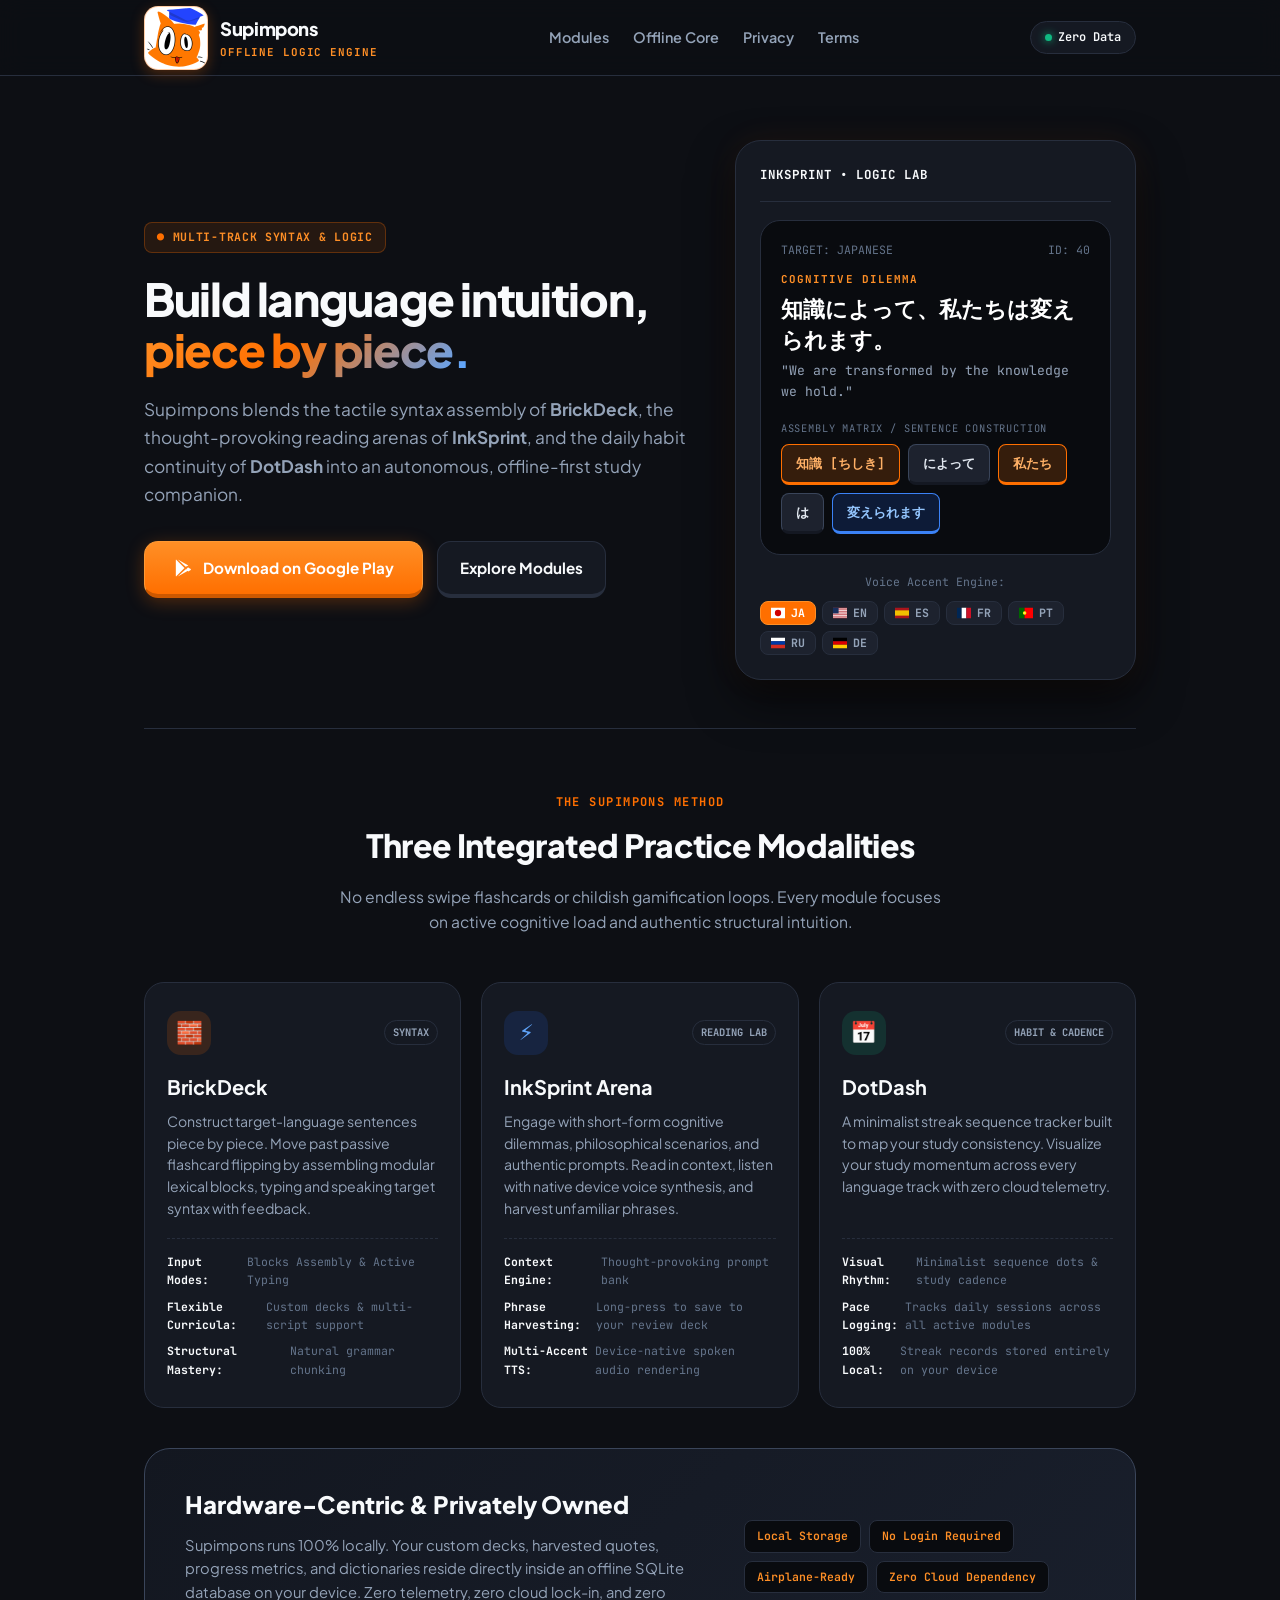
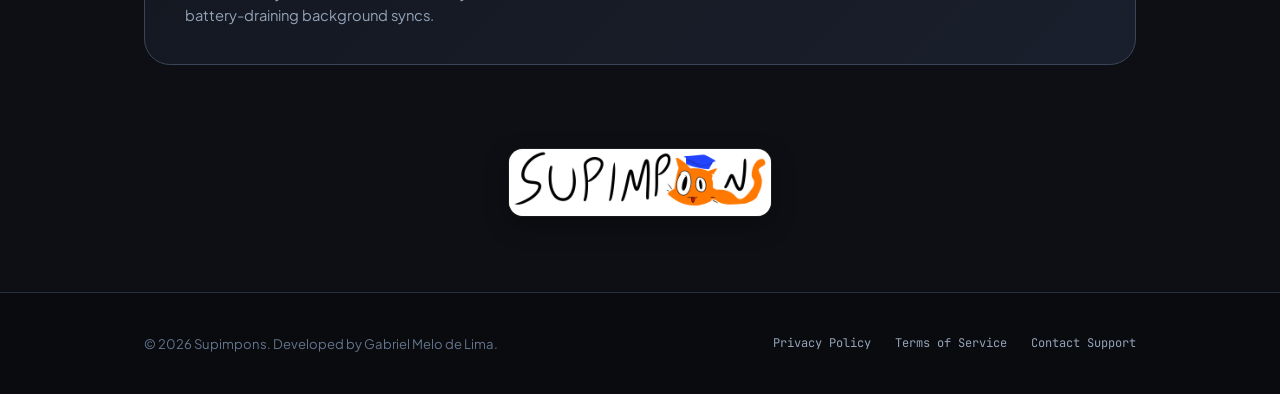
<file: index.html>
<!doctype html>
<html lang="en">
  <head>
    <meta charset="UTF-8" />
    <meta name="viewport" content="width=device-width, initial-scale=1.0" />
    <title>Supimpons — Master Language Structure & Thought</title>
    <meta
      name="description"
      content="Offline-first language learning combining syntax assembly, logic reading, and fast recall mechanics. Engineered for autonomous polyglots."
    />
    <link
      rel="icon"
      type="image/png"
      href="img/logo_with_mascot_no_writing_transparent_background.png"
    />

    <link rel="preconnect" href="https://fonts.googleapis.com" />
    <link rel="preconnect" href="https://fonts.gstatic.com" crossorigin />
    <link
      href="https://fonts.googleapis.com/css2?family=JetBrains+Mono:wght@500;700&family=Plus+Jakarta+Sans:wght@500;600;700;800&display=swap"
      rel="stylesheet"
    />
    <link rel="stylesheet" href="css/style.css" />
    <link rel="canonical" href="https://supimpons.com/" />
  </head>
  <body>
    <!-- Top Navigation -->
    <header class="top-nav">
      <div class="site-container nav-wrapper">
        <div class="brand-pill">
          <div class="brand-glyph">
            <img
              src="img/logo_with_mascot_no_writing_transparent_background.png"
              alt="Supimpons Mascot"
              class="brand-logo-img"
            />
          </div>
          <div class="brand-text-block">
            <span class="brand-name">Supimpons</span>
            <span class="brand-subtext">Offline Logic Engine</span>
          </div>
        </div>

        <nav class="nav-links">
          <a href="#modules" class="nav-link">Modules</a>
          <a href="#architecture" class="nav-link">Offline Core</a>
          <a href="pages/privacy.html" class="nav-link">Privacy</a>
          <a href="pages/terms.html" class="nav-link">Terms</a>
        </nav>

        <div class="app-chip">
          <span class="chip-dot"></span>
          <span>Zero Data</span>
        </div>
      </div>
    </header>

    <!-- Hero Section & In-App UI Demonstration -->
    <main class="site-container">
      <section class="hero-section">
        <div class="hero-copy">
          <div class="badge-headline">
            <span>●</span> Multi-Track Syntax & Logic
          </div>
          <h1 class="hero-title">
            Build language intuition,
            <span class="gradient-text">piece by piece.</span>
          </h1>
          <p class="hero-desc">
            Supimpons blends the tactile syntax assembly of
            <strong>BrickDeck</strong>, the thought-provoking reading arenas of
            <strong>InkSprint</strong>, and the daily habit continuity of
            <strong>DotDash</strong> into an autonomous, offline-first study
            companion.
          </p>

          <div class="cta-row">
            <a
              href="https://play.google.com/store/apps/details?id=com.gabriel.supimpons"
              target="_blank"
              rel="noopener noreferrer"
              class="btn-primary"
            >
              <svg
                width="20"
                height="20"
                viewBox="0 0 24 24"
                fill="currentColor"
              >
                <path
                  d="M3.609 1.814L13.792 12 3.61 22.186a1.942 1.942 0 01-.219-.94V2.754c0-.348.078-.673.218-.94zm11.611 11.612L18.444 15l-12.7 7.33 9.476-8.904zm3.224-1.852l2.368 1.368c.907.524.907 1.378 0 1.902l-2.368 1.368-2.607-2.638 2.607-2.638l.001.001.001.001-.002.001zM5.744 1.67L18.444 9l-3.224 1.574-9.476-8.904z"
                />
              </svg>
              <span>Download on Google Play</span>
            </a>
            <a href="#modules" class="btn-secondary">Explore Modules</a>
          </div>
        </div>

        <!-- Live Hybrid UI Frame Replica -->
        <div class="hero-visual">
          <div class="app-frame">
            <div class="app-frame-bar">
              <span class="app-frame-title">INKSPRINT • LOGIC LAB</span>
            </div>

            <div class="app-canvas-inset">
              <div class="canvas-meta-row">
                <span>TARGET: JAPANESE</span>
                <span>ID: 40</span>
              </div>

              <div class="prompt-box">
                <span class="prompt-category">Cognitive Dilemma</span>
                <div class="prompt-japanese">
                  知識によって、私たちは変えられます。
                </div>
                <div class="prompt-reading">
                  "We are transformed by the knowledge we hold."
                </div>
              </div>

              <div class="blocks-label">
                Assembly Matrix / Sentence Construction
              </div>
              <div class="block-tiles-tray">
                <span class="puzzle-block selected">知識 [ちしき]</span>
                <span class="puzzle-block">によって</span>
                <span class="puzzle-block selected">私たち</span>
                <span class="puzzle-block">は</span>
                <span class="puzzle-block dotdash">変えられます</span>
              </div>
            </div>

            <div class="app-frame-footer">
              <p
                style="
                  font-family: var(--font-mono);
                  font-size: 0.72rem;
                  color: var(--text-dim);
                "
              >
                Voice Accent Engine:
              </p>
              <div class="flag-group">
                <!-- Japanese -->
                <span class="flag-chip active">
                  <svg
                    class="flag-icon"
                    viewBox="0 0 640 480"
                    aria-hidden="true"
                  >
                    <path fill="#ffffff" d="M0 0h640v480H0z" />
                    <circle fill="#d00000" cx="320" cy="240" r="144" />
                  </svg>
                  JA
                </span>

                <!-- English (US) -->
                <span class="flag-chip">
                  <svg
                    class="flag-icon"
                    viewBox="0 0 640 480"
                    aria-hidden="true"
                  >
                    <path fill="#bd3d44" d="M0 0h640v480H0z" />
                    <path
                      stroke="#ffffff"
                      stroke-width="37"
                      d="M0 55.4h640M0 129.2h640M0 203.1h640M0 277h640M0 350.8h640M0 424.6h640"
                    />
                    <path fill="#192f5d" d="M0 0h256v258.5H0z" />
                  </svg>
                  EN
                </span>

                <!-- Spanish -->
                <span class="flag-chip">
                  <svg
                    class="flag-icon"
                    viewBox="0 0 640 480"
                    aria-hidden="true"
                  >
                    <path fill="#aa151b" d="M0 0h640v480H0z" />
                    <path fill="#f1bf00" d="M0 120h640v240H0z" />
                  </svg>
                  ES
                </span>

                <!-- French -->
                <span class="flag-chip">
                  <svg
                    class="flag-icon"
                    viewBox="0 0 640 480"
                    aria-hidden="true"
                  >
                    <path fill="#002654" d="M0 0h213.3v480H0z" />
                    <path fill="#ffffff" d="M213.3 0h213.4v480H213.3z" />
                    <path fill="#ce1126" d="M426.7 0H640v480H426.7z" />
                  </svg>
                  FR
                </span>

                <!-- Portuguese -->
                <span class="flag-chip">
                  <svg
                    class="flag-icon"
                    viewBox="0 0 640 480"
                    aria-hidden="true"
                  >
                    <path fill="#006600" d="M0 0h256v480H0z" />
                    <path fill="#ff0000" d="M256 0h384v480H256z" />
                    <circle fill="#ffff00" cx="256" cy="240" r="80" />
                    <path
                      fill="#ffffff"
                      stroke="#ff0000"
                      stroke-width="6"
                      d="M236 210h40v40a20 20 0 0 1-40 0z"
                    />
                  </svg>
                  PT
                </span>

                <!-- Russian -->
                <span class="flag-chip">
                  <svg
                    class="flag-icon"
                    viewBox="0 0 640 480"
                    aria-hidden="true"
                  >
                    <path fill="#ffffff" d="M0 0h640v160H0z" />
                    <path fill="#0039a6" d="M0 160h640v160H0z" />
                    <path fill="#d52b1e" d="M0 320h640v160H0z" />
                  </svg>
                  RU
                </span>

                <!-- German -->
                <span class="flag-chip">
                  <svg
                    class="flag-icon"
                    viewBox="0 0 640 480"
                    aria-hidden="true"
                  >
                    <path fill="#000000" d="M0 0h640v160H0z" />
                    <path fill="#dd0000" d="M0 160h640v160H0z" />
                    <path fill="#ffce00" d="M0 320h640v160H0z" />
                  </svg>
                  DE
                </span>
              </div>
            </div>
          </div>
        </div>
      </section>

      <!-- The 3 Engine Pillars -->
      <section id="modules" class="section-wrapper">
        <div class="section-lead">
          <div class="section-pretitle">The Supimpons Method</div>
          <h2 class="section-heading">Three Integrated Practice Modalities</h2>
          <p class="section-subtext">
            No endless swipe flashcards or childish gamification loops. Every
            module focuses on active cognitive load and authentic structural
            intuition.
          </p>
        </div>

        <div class="modules-grid">
          <!-- BrickDeck -->
          <article class="module-card">
            <div class="card-top">
              <div class="module-icon-box icon-orange">🧱</div>
              <span class="module-tag">SYNTAX</span>
            </div>
            <h3 class="module-title">BrickDeck</h3>
            <p class="module-summary">
              Construct target-language sentences piece by piece. Move past
              passive flashcard flipping by assembling modular lexical blocks,
              typing and speaking target syntax with feedback.
            </p>
            <ul class="module-features-list">
              <li>
                <strong>Input Modes:</strong> Blocks Assembly & Active Typing
              </li>
              <li>
                <strong>Flexible Curricula:</strong> Custom decks & multi-script
                support
              </li>
              <li>
                <strong>Structural Mastery:</strong> Natural grammar chunking
              </li>
            </ul>
          </article>

          <!-- InkSprint Arena -->
          <article class="module-card">
            <div class="card-top">
              <div class="module-icon-box icon-blue">⚡</div>
              <span class="module-tag">READING LAB</span>
            </div>
            <h3 class="module-title">InkSprint Arena</h3>
            <p class="module-summary">
              Engage with short-form cognitive dilemmas, philosophical
              scenarios, and authentic prompts. Read in context, listen with
              native device voice synthesis, and harvest unfamiliar phrases.
            </p>
            <ul class="module-features-list">
              <li>
                <strong>Context Engine:</strong> Thought-provoking prompt bank
              </li>
              <li>
                <strong>Phrase Harvesting:</strong> Long-press to save to your
                review deck
              </li>
              <li>
                <strong>Multi-Accent TTS:</strong> Device-native spoken audio
                rendering
              </li>
            </ul>
          </article>

          <!-- DotDash -->
          <article class="module-card">
            <div class="card-top">
              <div class="module-icon-box icon-teal">📅</div>
              <span class="module-tag">HABIT & CADENCE</span>
            </div>
            <h3 class="module-title">DotDash</h3>
            <p class="module-summary">
              A minimalist streak sequence tracker built to map your study
              consistency. Visualize your study momentum across every language
              track with zero cloud telemetry.
            </p>
            <ul class="module-features-list">
              <li>
                <strong>Visual Rhythm:</strong> Minimalist sequence dots & study
                cadence
              </li>
              <li>
                <strong>Pace Logging:</strong> Tracks daily sessions across all
                active modules
              </li>
              <li>
                <strong>100% Local:</strong> Streak records stored entirely on
                your device
              </li>
            </ul>
          </article>
        </div>

        <!-- Architecture Card -->
        <div id="architecture" class="arch-card">
          <div>
            <h3 class="arch-title">Hardware-Centric & Privately Owned</h3>
            <p class="arch-text">
              Supimpons runs 100% locally. Your custom decks, harvested quotes,
              progress metrics, and dictionaries reside directly inside an
              offline SQLite database on your device. Zero telemetry, zero cloud
              lock-in, and zero battery-draining background syncs.
            </p>
          </div>
          <div class="arch-badges">
            <span class="arch-badge-item">Local Storage</span>
            <span class="arch-badge-item">No Login Required</span>
            <span class="arch-badge-item">Airplane-Ready</span>
            <span class="arch-badge-item">Zero Cloud Dependency</span>
          </div>
        </div>
      </section>
    </main>

    <!-- Handwritten Logo Showcase -->
    <aside
      class="site-container brand-showcase-section"
      aria-label="Brand signature"
    >
      <div class="brand-handwriting-card">
        <img
          src="img/logo_mascot_&_handwriting_transparent_background.png"
          alt="Supimpons handwritten logo"
          class="brand-handwriting-img"
        />
      </div>
    </aside>

    <!-- Site Footer -->
    <footer class="site-footer">
      <div class="site-container footer-content">
        <div class="footer-copy">
          © 2026 Supimpons. Developed by Gabriel Melo de Lima.
        </div>
        <nav class="footer-nav">
          <a href="pages/privacy.html">Privacy Policy</a>
          <a href="pages/terms.html">Terms of Service</a>
          <a href="mailto:supimpons@gmail.com">Contact Support</a>
        </nav>
      </div>
    </footer>
  </body>
</html>
</file>
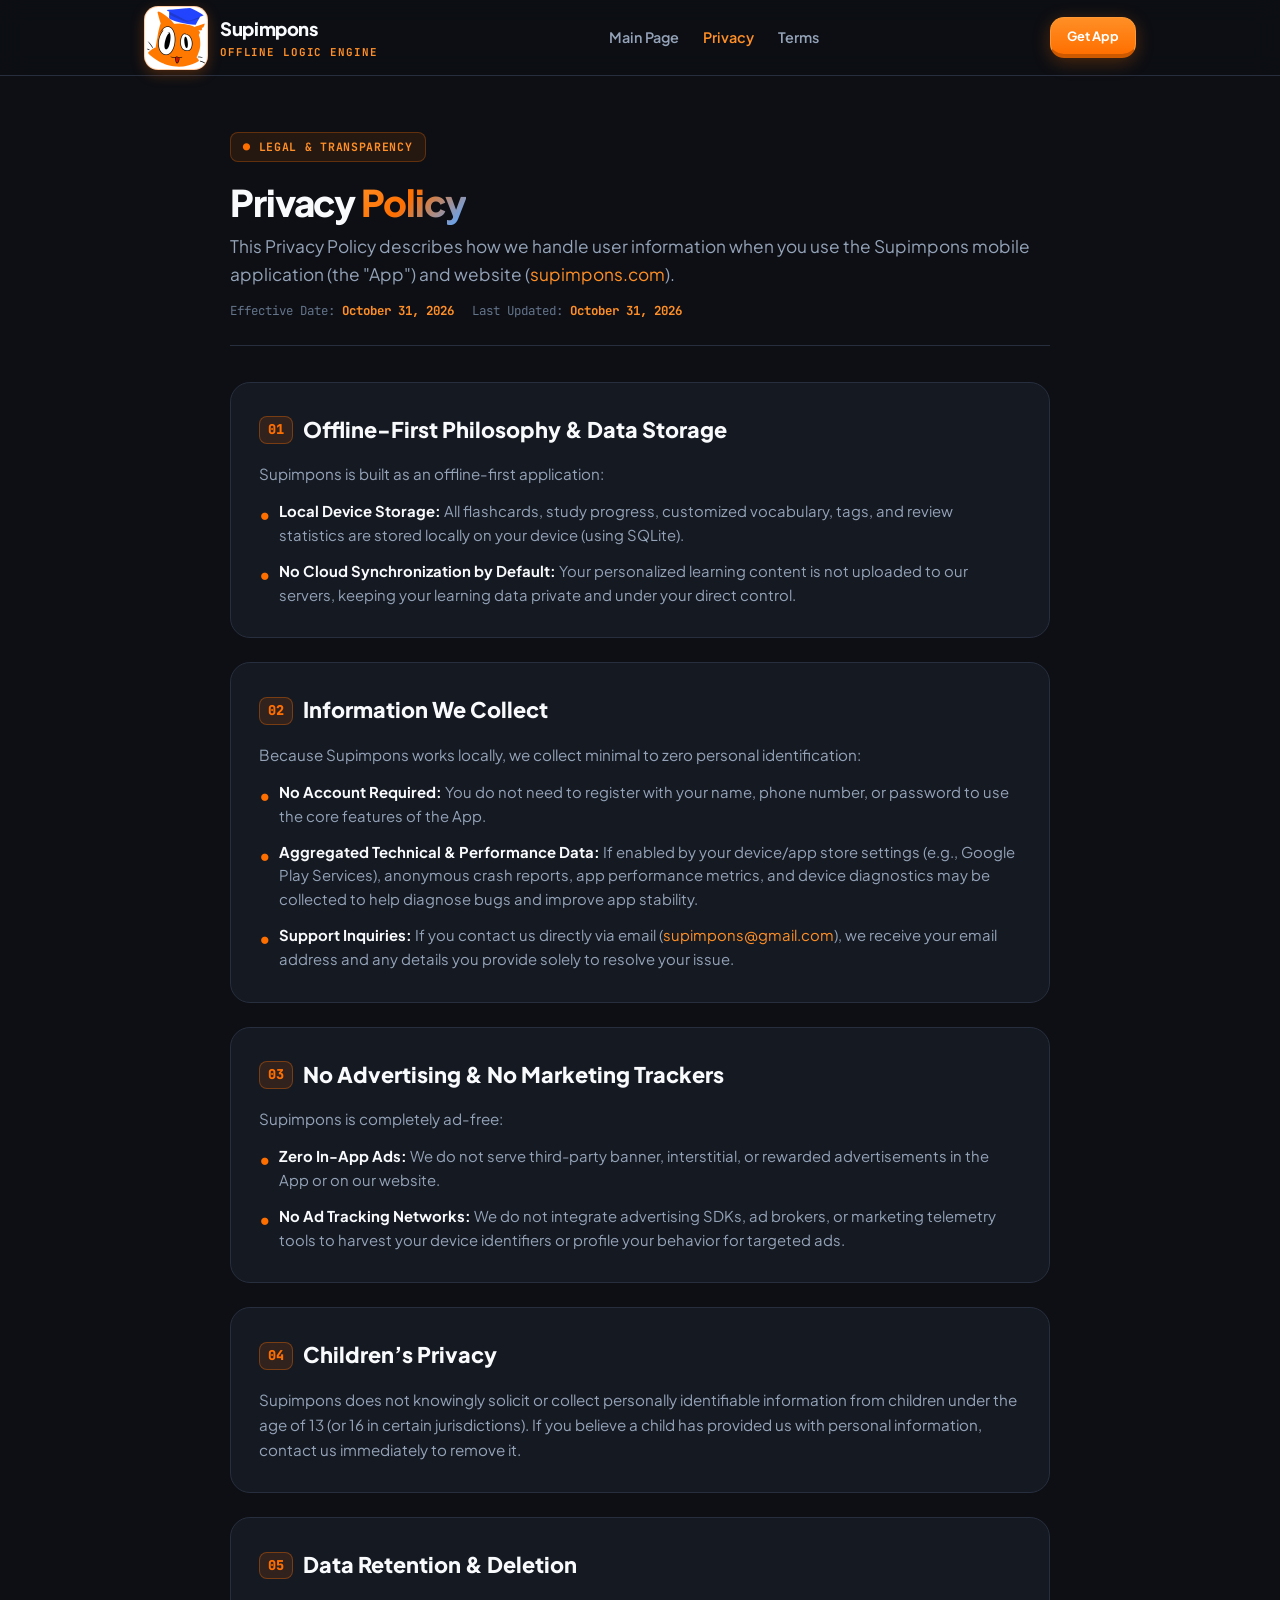
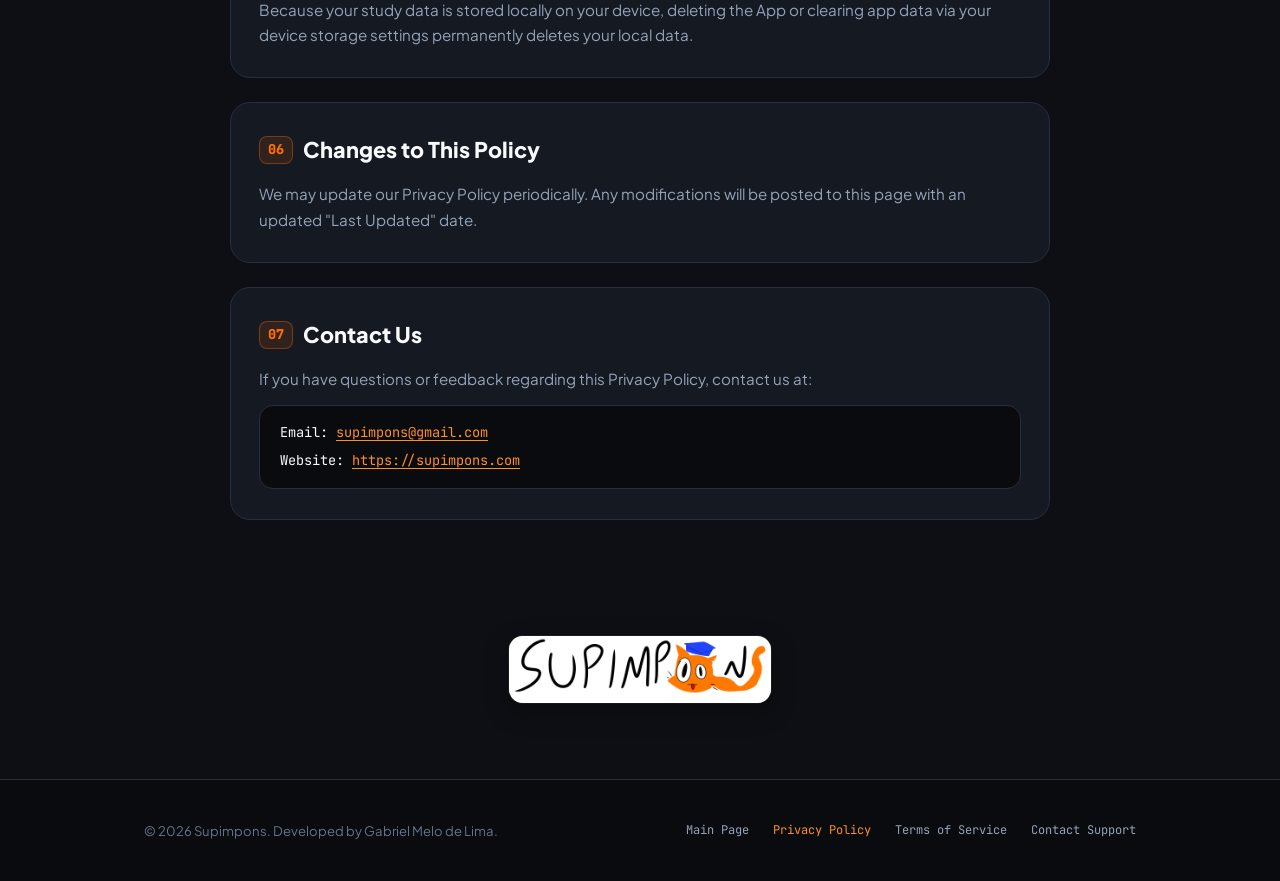
<file: pages/privacy.html>
<!doctype html>
<html lang="en">
  <head>
    <meta charset="UTF-8" />
    <meta name="viewport" content="width=device-width, initial-scale=1.0" />
    <title>Privacy Policy — Supimpons</title>
    <meta
      name="description"
      content="Privacy Policy for the Supimpons offline-first language learning application and supimpons.com."
    />
    <link
      rel="icon"
      type="image/png"
      href="../img/logo_with_mascot_no_writing_transparent_background.png"
    />
    <link rel="preconnect" href="https://fonts.googleapis.com" />
    <link rel="preconnect" href="https://fonts.gstatic.com" crossorigin />
    <link
      href="https://fonts.googleapis.com/css2?family=JetBrains+Mono:wght@500;700&family=Plus+Jakarta+Sans:wght@500;600;700;800&display=swap"
      rel="stylesheet"
    />
    <link rel="stylesheet" href="../css/style.css" />
    <link rel="canonical" href="https://supimpons.com/pages/privacy.html" />
    <style>
      .legal-content {
        padding: 56px 0 72px 0;
        max-width: 820px;
        margin: 0 auto;
      }

      .legal-header {
        margin-bottom: 36px;
        padding-bottom: 24px;
        border-bottom: 1px solid var(--border-subtle);
      }

      .legal-dates {
        display: flex;
        gap: 18px;
        flex-wrap: wrap;
        margin-top: 12px;
        font-family: var(--font-mono);
        font-size: 0.78rem;
        color: var(--text-dim);
      }

      .legal-dates span strong {
        color: var(--brand-orange-light);
      }

      .legal-section {
        background: var(--bg-surface);
        border: 1px solid var(--border-subtle);
        border-radius: var(--radius-lg);
        padding: 30px 28px;
        margin-bottom: 24px;
      }

      .legal-section h2 {
        font-size: 1.35rem;
        font-weight: 800;
        color: var(--text-main);
        margin-bottom: 14px;
        display: flex;
        align-items: center;
        gap: 10px;
      }

      .legal-section h2 .sec-num {
        font-family: var(--font-mono);
        font-size: 0.85rem;
        color: var(--brand-orange);
        background: rgba(255, 111, 0, 0.12);
        border: 1px solid var(--border-orange);
        padding: 2px 8px;
        border-radius: var(--radius-sm);
      }

      .legal-section p {
        color: var(--text-muted);
        font-size: 0.95rem;
        line-height: 1.65;
        margin-bottom: 14px;
      }

      .legal-section p:last-child {
        margin-bottom: 0;
      }

      .legal-list {
        list-style: none;
        display: flex;
        flex-direction: column;
        gap: 12px;
        margin-top: 10px;
      }

      .legal-list li {
        position: relative;
        padding-left: 20px;
        color: var(--text-muted);
        font-size: 0.93rem;
        line-height: 1.6;
      }

      .legal-list li::before {
        content: "•";
        position: absolute;
        left: 0;
        top: 0;
        color: var(--brand-orange);
        font-weight: bold;
        font-size: 1.1rem;
      }

      .legal-list li strong {
        color: var(--text-main);
      }

      .contact-card {
        background: var(--bg-inset);
        border: 1px solid var(--border-subtle);
        border-radius: var(--radius-md);
        padding: 16px 20px;
        margin-top: 14px;
        font-family: var(--font-mono);
        font-size: 0.85rem;
      }

      .contact-card a {
        color: var(--brand-orange-light);
        text-decoration: underline;
        text-underline-offset: 3px;
      }
    </style>
  </head>
  <body>
    <!-- Top Navigation -->
    <header class="top-nav">
      <div class="site-container nav-wrapper">
        <a href="/" class="brand-pill">
          <div class="brand-glyph">
            <img
              src="../img/logo_with_mascot_no_writing_transparent_background.png"
              alt="Supimpons Mascot"
              class="brand-logo-img"
            />
          </div>
          <div class="brand-text-block">
            <span class="brand-name">Supimpons</span>
            <span class="brand-subtext">Offline Logic Engine</span>
          </div>
        </a>

        <nav class="nav-links">
          <a href="../index.html" class="nav-link">Main Page</a>
          <a
            href="privacy.html"
            class="nav-link"
            style="color: var(--brand-orange-light)"
            >Privacy</a
          >
          <a href="terms.html" class="nav-link">Terms</a>
        </nav>

        <a
          href="https://play.google.com/store/apps/details?id=com.gabriel.supimpons"
          target="_blank"
          rel="noopener noreferrer"
          class="btn-primary"
          style="padding: 8px 16px; font-size: 0.8rem"
        >
          Get App
        </a>
      </div>
    </header>

    <!-- Legal Body -->
    <main class="site-container">
      <article class="legal-content">
        <div class="legal-header">
          <div class="badge-headline"><span>●</span> Legal & Transparency</div>
          <h1 class="hero-title" style="font-size: 2.3rem; margin-bottom: 8px">
            Privacy <span class="gradient-text">Policy</span>
          </h1>
          <p class="hero-desc" style="margin-bottom: 0">
            This Privacy Policy describes how we handle user information when
            you use the Supimpons mobile application (the "App") and website (<a
              href="https://supimpons.com"
              style="color: var(--brand-orange-light)"
              >supimpons.com</a
            >).
          </p>
          <div class="legal-dates">
            <span>Effective Date: <strong>October 31, 2026</strong></span>
            <span>Last Updated: <strong>October 31, 2026</strong></span>
          </div>
        </div>

        <!-- Section 1 -->
        <section class="legal-section">
          <h2>
            <span class="sec-num">01</span> Offline-First Philosophy & Data
            Storage
          </h2>
          <p>Supimpons is built as an offline-first application:</p>
          <ul class="legal-list">
            <li>
              <strong>Local Device Storage:</strong> All flashcards, study
              progress, customized vocabulary, tags, and review statistics are
              stored locally on your device (using SQLite).
            </li>
            <li>
              <strong>No Cloud Synchronization by Default:</strong> Your
              personalized learning content is not uploaded to our servers,
              keeping your learning data private and under your direct control.
            </li>
          </ul>
        </section>

        <!-- Section 2 -->
        <section class="legal-section">
          <h2><span class="sec-num">02</span> Information We Collect</h2>
          <p>
            Because Supimpons works locally, we collect minimal to zero personal
            identification:
          </p>
          <ul class="legal-list">
            <li>
              <strong>No Account Required:</strong> You do not need to register
              with your name, phone number, or password to use the core features
              of the App.
            </li>
            <li>
              <strong>Aggregated Technical & Performance Data:</strong> If
              enabled by your device/app store settings (e.g., Google Play
              Services), anonymous crash reports, app performance metrics, and
              device diagnostics may be collected to help diagnose bugs and
              improve app stability.
            </li>
            <li>
              <strong>Support Inquiries:</strong> If you contact us directly via
              email (<a
                href="mailto:supimpons@gmail.com"
                style="color: var(--brand-orange-light)"
                >supimpons@gmail.com</a
              >), we receive your email address and any details you provide
              solely to resolve your issue.
            </li>
          </ul>
        </section>

        <!-- Section 3 -->
        <section class="legal-section">
          <h2>
            <span class="sec-num">03</span> No Advertising & No Marketing
            Trackers
          </h2>
          <p>Supimpons is completely ad-free:</p>
          <ul class="legal-list">
            <li>
              <strong>Zero In-App Ads:</strong> We do not serve third-party
              banner, interstitial, or rewarded advertisements in the App or on
              our website.
            </li>
            <li>
              <strong>No Ad Tracking Networks:</strong> We do not integrate
              advertising SDKs, ad brokers, or marketing telemetry tools to
              harvest your device identifiers or profile your behavior for
              targeted ads.
            </li>
          </ul>
        </section>

        <!-- Section 4 -->
        <section class="legal-section">
          <h2><span class="sec-num">04</span> Children’s Privacy</h2>
          <p>
            Supimpons does not knowingly solicit or collect personally
            identifiable information from children under the age of 13 (or 16 in
            certain jurisdictions). If you believe a child has provided us with
            personal information, contact us immediately to remove it.
          </p>
        </section>

        <!-- Section 5 -->
        <section class="legal-section">
          <h2><span class="sec-num">05</span> Data Retention & Deletion</h2>
          <p>
            Because your study data is stored locally on your device, deleting
            the App or clearing app data via your device storage settings
            permanently deletes your local data.
          </p>
        </section>

        <!-- Section 6 -->
        <section class="legal-section">
          <h2><span class="sec-num">06</span> Changes to This Policy</h2>
          <p>
            We may update our Privacy Policy periodically. Any modifications
            will be posted to this page with an updated "Last Updated" date.
          </p>
        </section>

        <!-- Section 7 -->
        <section class="legal-section">
          <h2><span class="sec-num">07</span> Contact Us</h2>
          <p>
            If you have questions or feedback regarding this Privacy Policy,
            contact us at:
          </p>
          <div class="contact-card">
            <div>
              Email:
              <a href="mailto:supimpons@gmail.com">supimpons@gmail.com</a>
            </div>
            <div style="margin-top: 6px">
              Website:
              <a
                href="https://supimpons.com"
                target="_blank"
                rel="noopener noreferrer"
                >https://supimpons.com</a
              >
            </div>
          </div>
        </section>
      </article>
    </main>

    <!-- Handwritten Logo Showcase -->
    <aside
      class="site-container brand-showcase-section"
      aria-label="Brand signature"
    >
      <div class="brand-handwriting-card">
        <img
          src="../img/logo_mascot_&_handwriting_transparent_background.png"
          alt="Supimpons handwritten logo"
          class="brand-handwriting-img"
        />
      </div>
    </aside>

    <!-- Site Footer -->
    <footer class="site-footer">
      <div class="site-container footer-content">
        <div class="footer-copy">
          © 2026 Supimpons. Developed by Gabriel Melo de Lima.
        </div>
        <nav class="footer-nav">
          <a href="../index.html">Main Page</a>
          <a href="privacy.html" style="color: var(--brand-orange-light)"
            >Privacy Policy</a
          >
          <a href="terms.html">Terms of Service</a>
          <a href="mailto:supimpons@gmail.com">Contact Support</a>
        </nav>
      </div>
    </footer>
  </body>
</html>
</file>
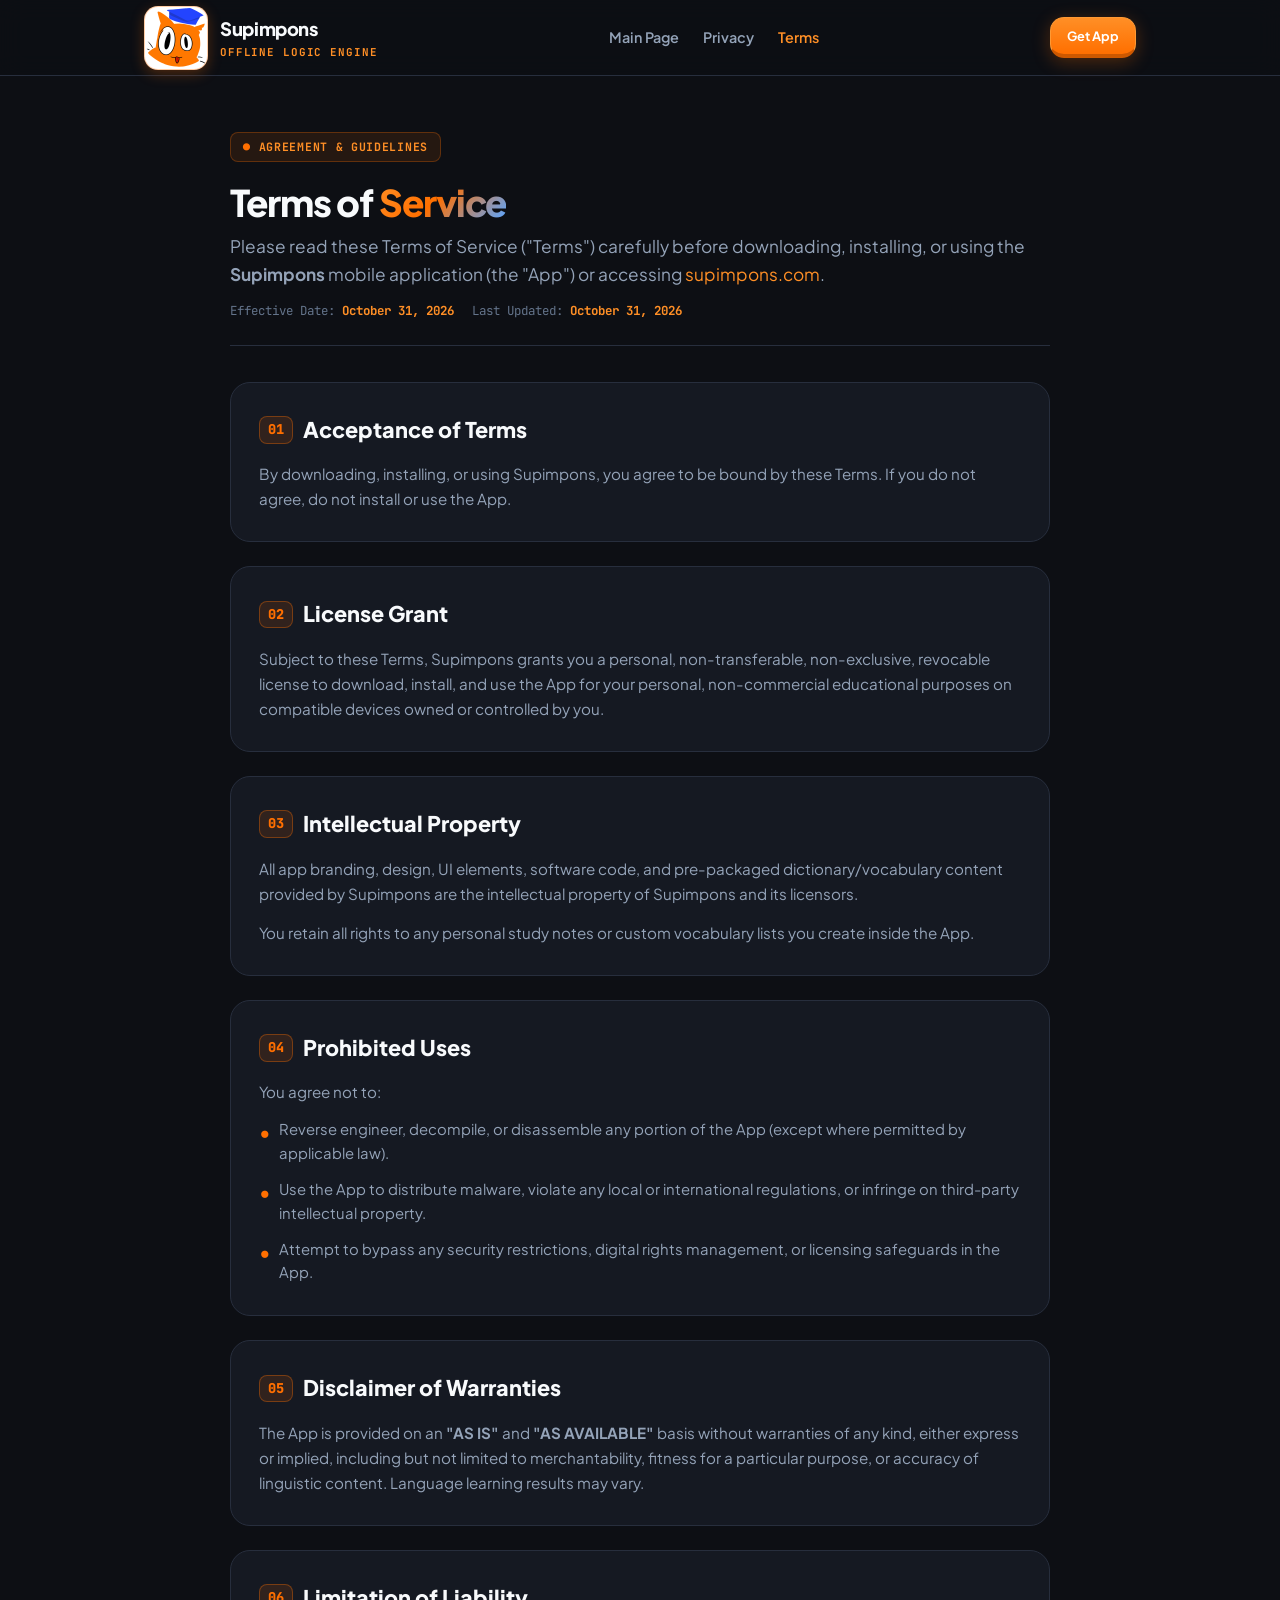
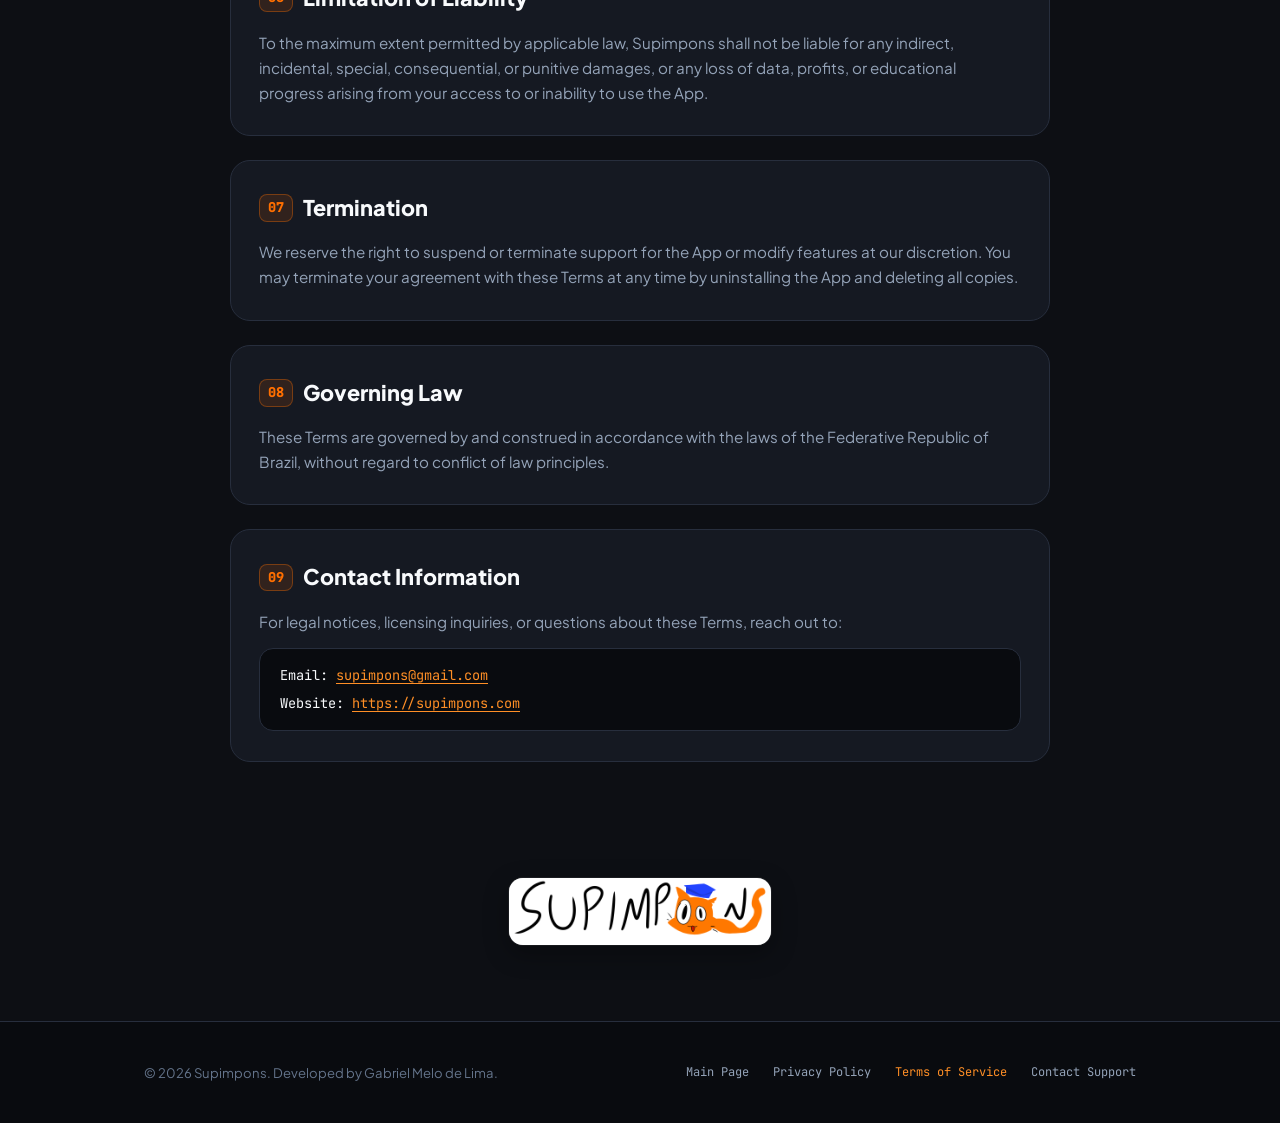
<file: pages/terms.html>
<!doctype html>
<html lang="en">
  <head>
    <meta charset="UTF-8" />
    <meta name="viewport" content="width=device-width, initial-scale=1.0" />
    <title>Terms of Service — Supimpons</title>
    <meta
      name="description"
      content="Terms of Service governing the use of the Supimpons mobile application and supimpons.com."
    />
    <link
      rel="icon"
      type="image/png"
      href="../img/logo_with_mascot_no_writing_transparent_background.png"
    />

    <link rel="preconnect" href="https://fonts.googleapis.com" />
    <link rel="preconnect" href="https://fonts.gstatic.com" crossorigin />
    <link
      href="https://fonts.googleapis.com/css2?family=JetBrains+Mono:wght@500;700&family=Plus+Jakarta+Sans:wght@500;600;700;800&display=swap"
      rel="stylesheet"
    />
    <link rel="stylesheet" href="../css/style.css" />
    <style>
      .legal-content {
        padding: 56px 0 72px 0;
        max-width: 820px;
        margin: 0 auto;
      }

      .legal-header {
        margin-bottom: 36px;
        padding-bottom: 24px;
        border-bottom: 1px solid var(--border-subtle);
      }

      .legal-dates {
        display: flex;
        gap: 18px;
        flex-wrap: wrap;
        margin-top: 12px;
        font-family: var(--font-mono);
        font-size: 0.78rem;
        color: var(--text-dim);
      }

      .legal-dates span strong {
        color: var(--brand-orange-light);
      }

      .legal-section {
        background: var(--bg-surface);
        border: 1px solid var(--border-subtle);
        border-radius: var(--radius-lg);
        padding: 30px 28px;
        margin-bottom: 24px;
      }

      .legal-section h2 {
        font-size: 1.35rem;
        font-weight: 800;
        color: var(--text-main);
        margin-bottom: 14px;
        display: flex;
        align-items: center;
        gap: 10px;
      }

      .legal-section h2 .sec-num {
        font-family: var(--font-mono);
        font-size: 0.85rem;
        color: var(--brand-orange);
        background: rgba(255, 111, 0, 0.12);
        border: 1px solid var(--border-orange);
        padding: 2px 8px;
        border-radius: var(--radius-sm);
      }

      .legal-section p {
        color: var(--text-muted);
        font-size: 0.95rem;
        line-height: 1.65;
        margin-bottom: 14px;
      }

      .legal-section p:last-child {
        margin-bottom: 0;
      }

      .legal-list {
        list-style: none;
        display: flex;
        flex-direction: column;
        gap: 12px;
        margin-top: 10px;
      }

      .legal-list li {
        position: relative;
        padding-left: 20px;
        color: var(--text-muted);
        font-size: 0.93rem;
        line-height: 1.6;
      }

      .legal-list li::before {
        content: "•";
        position: absolute;
        left: 0;
        top: 0;
        color: var(--brand-orange);
        font-weight: bold;
        font-size: 1.1rem;
      }

      .legal-list li strong {
        color: var(--text-main);
      }

      .contact-card {
        background: var(--bg-inset);
        border: 1px solid var(--border-subtle);
        border-radius: var(--radius-md);
        padding: 16px 20px;
        margin-top: 14px;
        font-family: var(--font-mono);
        font-size: 0.85rem;
      }

      .contact-card a {
        color: var(--brand-orange-light);
        text-decoration: underline;
        text-underline-offset: 3px;
      }
    </style>
  </head>
  <body>
    <!-- Top Navigation -->
    <header class="top-nav">
      <div class="site-container nav-wrapper">
        <a href="/" class="brand-pill">
          <div class="brand-glyph">
            <img
              src="../img/logo_with_mascot_no_writing_transparent_background.png"
              alt="Supimpons Mascot"
              class="brand-logo-img"
            />
          </div>
          <div class="brand-text-block">
            <span class="brand-name">Supimpons</span>
            <span class="brand-subtext">Offline Logic Engine</span>
          </div>
        </a>

        <nav class="nav-links">
          <a href="../index.html" class="nav-link">Main Page</a>
          <a href="privacy.html" class="nav-link">Privacy</a>
          <a
            href="terms.html"
            class="nav-link"
            style="color: var(--brand-orange-light)"
            >Terms</a
          >
        </nav>

        <a
          href="https://play.google.com/store/apps/details?id=com.gabriel.supimpons"
          target="_blank"
          rel="noopener noreferrer"
          class="btn-primary"
          style="padding: 8px 16px; font-size: 0.8rem"
        >
          Get App
        </a>
      </div>
    </header>

    <!-- Legal Body -->
    <main class="site-container">
      <article class="legal-content">
        <div class="legal-header">
          <div class="badge-headline">
            <span>●</span> Agreement & Guidelines
          </div>
          <h1 class="hero-title" style="font-size: 2.3rem; margin-bottom: 8px">
            Terms of <span class="gradient-text">Service</span>
          </h1>
          <p class="hero-desc" style="margin-bottom: 0">
            Please read these Terms of Service ("Terms") carefully before
            downloading, installing, or using the
            <strong>Supimpons</strong> mobile application (the "App") or
            accessing
            <a
              href="https://supimpons.com"
              style="color: var(--brand-orange-light)"
              >supimpons.com</a
            >.
          </p>
          <div class="legal-dates">
            <span>Effective Date: <strong>October 31, 2026</strong></span>
            <span>Last Updated: <strong>October 31, 2026</strong></span>
          </div>
        </div>

        <!-- Section 1 -->
        <section class="legal-section">
          <h2><span class="sec-num">01</span> Acceptance of Terms</h2>
          <p>
            By downloading, installing, or using Supimpons, you agree to be
            bound by these Terms. If you do not agree, do not install or use the
            App.
          </p>
        </section>

        <!-- Section 2 -->
        <section class="legal-section">
          <h2><span class="sec-num">02</span> License Grant</h2>
          <p>
            Subject to these Terms, Supimpons grants you a personal,
            non-transferable, non-exclusive, revocable license to download,
            install, and use the App for your personal, non-commercial
            educational purposes on compatible devices owned or controlled by
            you.
          </p>
        </section>

        <!-- Section 3 -->
        <section class="legal-section">
          <h2><span class="sec-num">03</span> Intellectual Property</h2>
          <p>
            All app branding, design, UI elements, software code, and
            pre-packaged dictionary/vocabulary content provided by Supimpons are
            the intellectual property of Supimpons and its licensors.
          </p>
          <p>
            You retain all rights to any personal study notes or custom
            vocabulary lists you create inside the App.
          </p>
        </section>

        <!-- Section 4 -->
        <section class="legal-section">
          <h2><span class="sec-num">04</span> Prohibited Uses</h2>
          <p>You agree not to:</p>
          <ul class="legal-list">
            <li>
              Reverse engineer, decompile, or disassemble any portion of the App
              (except where permitted by applicable law).
            </li>
            <li>
              Use the App to distribute malware, violate any local or
              international regulations, or infringe on third-party intellectual
              property.
            </li>
            <li>
              Attempt to bypass any security restrictions, digital rights
              management, or licensing safeguards in the App.
            </li>
          </ul>
        </section>

        <!-- Section 5 -->
        <section class="legal-section">
          <h2><span class="sec-num">05</span> Disclaimer of Warranties</h2>
          <p>
            The App is provided on an <strong>"AS IS"</strong> and
            <strong>"AS AVAILABLE"</strong> basis without warranties of any
            kind, either express or implied, including but not limited to
            merchantability, fitness for a particular purpose, or accuracy of
            linguistic content. Language learning results may vary.
          </p>
        </section>

        <!-- Section 6 -->
        <section class="legal-section">
          <h2><span class="sec-num">06</span> Limitation of Liability</h2>
          <p>
            To the maximum extent permitted by applicable law, Supimpons shall
            not be liable for any indirect, incidental, special, consequential,
            or punitive damages, or any loss of data, profits, or educational
            progress arising from your access to or inability to use the App.
          </p>
        </section>

        <!-- Section 7 -->
        <section class="legal-section">
          <h2><span class="sec-num">07</span> Termination</h2>
          <p>
            We reserve the right to suspend or terminate support for the App or
            modify features at our discretion. You may terminate your agreement
            with these Terms at any time by uninstalling the App and deleting
            all copies.
          </p>
        </section>

        <!-- Section 8 -->
        <section class="legal-section">
          <h2><span class="sec-num">08</span> Governing Law</h2>
          <p>
            These Terms are governed by and construed in accordance with the
            laws of the Federative Republic of Brazil, without regard to
            conflict of law principles.
          </p>
        </section>

        <!-- Section 9 -->
        <section class="legal-section">
          <h2><span class="sec-num">09</span> Contact Information</h2>
          <p>
            For legal notices, licensing inquiries, or questions about these
            Terms, reach out to:
          </p>
          <div class="contact-card">
            <div>
              Email:
              <a href="mailto:supimpons@gmail.com">supimpons@gmail.com</a>
            </div>
            <div style="margin-top: 6px">
              Website:
              <a
                href="https://supimpons.com"
                target="_blank"
                rel="noopener noreferrer"
                >https://supimpons.com</a
              >
            </div>
          </div>
        </section>
      </article>
    </main>

    <!-- Handwritten Logo Showcase -->
    <aside
      class="site-container brand-showcase-section"
      aria-label="Brand signature"
    >
      <div class="brand-handwriting-card">
        <img
          src="../img/logo_mascot_&_handwriting_transparent_background.png"
          alt="Supimpons handwritten logo"
          class="brand-handwriting-img"
        />
      </div>
    </aside>

    <!-- Site Footer -->
    <footer class="site-footer">
      <div class="site-container footer-content">
        <div class="footer-copy">
          © 2026 Supimpons. Developed by Gabriel Melo de Lima.
        </div>
        <nav class="footer-nav">
          <a href="../index.html">Main Page</a>
          <a href="privacy.html">Privacy Policy</a>
          <a href="terms.html" style="color: var(--brand-orange-light)"
            >Terms of Service</a
          >
          <a href="mailto:supimpons@gmail.com">Contact Support</a>
        </nav>
      </div>
    </footer>
  </body>
</html>
</file>
<file: css/style.css>
/* ==========================================================================
   Supimpons Theme Engine — Mascot Orange Edition
   Palette inspired by the Supimpons Cat & Cap logo:
   - Primary Accent: Electric Warm Orange (#ff6f00, #ff8800)
   - Secondary Accent: Royal Academic Blue (#2563eb, #3b82f6)
   - Dark Warm Canvas: #0f1115 / #171a22 with subtle amber/orange undertones
   ========================================================================== */
/* Enable smooth scrolling across the entire document */
html {
  scroll-behavior: smooth;
}

/* Offset anchor landing spots so the fixed header doesn't cover section titles */
#modules,
#architecture {
  scroll-margin-top: 85px;
}
:root {
  /* Canvas & Card Surfaces */
  --bg-canvas: #0d0f14;
  --bg-surface: #151922;
  --bg-surface-elevated: #1d222e;
  --bg-inset: #090b0f;

  /* Borders */
  --border-subtle: #272e3d;
  --border-accent: #3a455a;
  --border-orange: rgba(255, 111, 0, 0.35);

  /* Typography */
  --text-main: #f8fafc;
  --text-muted: #94a3b8;
  --text-dim: #64748b;

  /* Mascot Brand Palette */
  --brand-orange: #ff6f00;
  --brand-orange-light: #ff8f26;
  --brand-orange-dark: #cc5800;
  --brand-orange-glow: rgba(255, 111, 0, 0.28);

  /* Academic Cap Royal Blue Accent */
  --brand-cap-blue: #2563eb;
  --brand-cap-blue-light: #3b82f6;

  /* Functional Status Accents */
  --accent-teal: #10b981;
  --accent-amber: #fbbf24;
  --accent-rose: #f43f5e;

  /* System Fonts */
  --font-display: "Plus Jakarta Sans", system-ui, -apple-system, sans-serif;
  --font-mono: "JetBrains Mono", monospace;

  /* Border Radii */
  --radius-sm: 8px;
  --radius-md: 14px;
  --radius-lg: 20px;
  --radius-xl: 26px;
}

* {
  box-sizing: border-box;
  margin: 0;
  padding: 0;
}

body {
  background-color: var(--bg-canvas);
  color: var(--text-main);
  font-family: var(--font-display);
  font-size: 16px;
  line-height: 1.6;
  -webkit-font-smoothing: antialiased;
}

a {
  color: inherit;
  text-decoration: none;
}

.site-container {
  max-width: 1040px;
  margin: 0 auto;
  padding: 0 24px;
}

/* --------------------------------------------------------------------------
   Top Navigation
   -------------------------------------------------------------------------- */
.top-nav {
  position: sticky;
  top: 0;
  z-index: 100;
  background: rgba(13, 15, 20, 0.92);
  backdrop-filter: blur(12px);
  border-bottom: 1px solid var(--border-subtle);
}

.nav-wrapper {
  height: 75px;
  display: flex;
  align-items: center;
  justify-content: space-between;
}

.brand-pill {
  display: flex;
  align-items: center;
  gap: 12px;
}

/* Logo Image Container */
.brand-glyph {
  width: 4rem;
  height: 4rem;
  border-radius: var(--radius-md);
  background-color: white;
  border: 1px solid var(--border-orange);
  display: grid;
  place-items: center;
  box-shadow: 0 4px 14px var(--brand-orange-glow);
  overflow: hidden;
}

.brand-logo-img {
  width: 4rem;
  height: 4rem;
  object-fit: contain;
}

.brand-text-block {
  display: flex;
  flex-direction: column;
}

.brand-name {
  font-weight: 800;
  font-size: 1.15rem;
  letter-spacing: -0.02em;
}

.brand-subtext {
  font-family: var(--font-mono);
  font-size: 0.68rem;
  font-weight: 700;
  color: var(--brand-orange-light);
  letter-spacing: 0.08em;
  text-transform: uppercase;
}

.nav-links {
  display: flex;
  align-items: center;
  gap: 24px;
}

.nav-link {
  font-size: 0.9rem;
  font-weight: 600;
  color: var(--text-muted);
  transition: color 0.15s ease;
}

.nav-link:hover {
  color: var(--brand-orange-light);
}

.app-chip {
  display: inline-flex;
  align-items: center;
  gap: 6px;
  padding: 6px 14px;
  border-radius: 999px;
  background: var(--bg-surface);
  border: 1px solid var(--border-subtle);
  font-family: var(--font-mono);
  font-size: 0.75rem;
  font-weight: 600;
}

.chip-dot {
  width: 7px;
  height: 7px;
  border-radius: 50%;
  background-color: var(--accent-teal);
  box-shadow: 0 0 8px var(--accent-teal);
}

/* --------------------------------------------------------------------------
   Hero Section
   -------------------------------------------------------------------------- */
.hero-section {
  padding: 64px 0 48px 0;
  display: grid;
  grid-template-columns: 1.15fr 0.85fr;
  gap: 48px;
  align-items: center;
}

.badge-headline {
  display: inline-flex;
  align-items: center;
  gap: 8px;
  padding: 5px 12px;
  border-radius: var(--radius-sm);
  background: rgba(255, 111, 0, 0.1);
  border: 1px solid rgba(255, 111, 0, 0.28);
  color: var(--brand-orange-light);
  font-family: var(--font-mono);
  font-size: 0.72rem;
  font-weight: 700;
  text-transform: uppercase;
  letter-spacing: 0.06em;
  margin-bottom: 20px;
}

.badge-headline span {
  color: var(--brand-orange);
}

.hero-title {
  font-size: 2.85rem;
  font-weight: 800;
  line-height: 1.12;
  letter-spacing: -0.03em;
  margin-bottom: 20px;
}

/* Orange gradient with blue cap complement */
.hero-title .gradient-text {
  background: linear-gradient(135deg, #ff8f26, #ff6f00 45%, #60a5fa 95%);
  -webkit-background-clip: text;
  -webkit-text-fill-color: transparent;
}

.hero-desc {
  font-size: 1.08rem;
  color: var(--text-muted);
  line-height: 1.65;
  margin-bottom: 32px;
}

.cta-row {
  display: flex;
  align-items: center;
  gap: 14px;
}

/* Primary Button in Mascot Orange */
.btn-primary {
  display: inline-flex;
  align-items: center;
  gap: 10px;
  padding: 14px 28px;
  border-radius: var(--radius-md);
  background: linear-gradient(
    180deg,
    var(--brand-orange-light),
    var(--brand-orange)
  );
  border: 1px solid #ff9933;
  border-bottom: 4px solid var(--brand-orange-dark);
  color: #ffffff;
  font-weight: 700;
  font-size: 0.95rem;
  box-shadow: 0 4px 18px var(--brand-orange-glow);
  transition: all 0.12s ease;
  cursor: pointer;
}

.btn-primary:active {
  transform: translateY(2px);
  border-bottom-width: 2px;
}

.btn-secondary {
  display: inline-flex;
  align-items: center;
  padding: 14px 22px;
  border-radius: var(--radius-md);
  background: var(--bg-surface);
  border: 1px solid var(--border-subtle);
  border-bottom: 4px solid var(--border-subtle);
  color: var(--text-main);
  font-weight: 700;
  font-size: 0.95rem;
  transition: all 0.12s ease;
}

.btn-secondary:hover {
  background: var(--bg-surface-elevated);
  border-color: var(--border-accent);
}

.btn-secondary:active {
  transform: translateY(2px);
  border-bottom-width: 2px;
}

/* --------------------------------------------------------------------------
   App Preview Card
   -------------------------------------------------------------------------- */
.app-frame {
  background: var(--bg-surface);
  border: 1px solid var(--border-subtle);
  border-radius: var(--radius-xl);
  padding: 24px;
  box-shadow:
    0 20px 45px rgba(0, 0, 0, 0.6),
    0 0 30px rgba(255, 111, 0, 0.08);
}

.app-frame-bar {
  display: flex;
  justify-content: space-between;
  align-items: center;
  padding-bottom: 16px;
  border-bottom: 1px solid var(--border-subtle);
  margin-bottom: 18px;
}

.app-frame-title {
  font-family: var(--font-mono);
  font-size: 0.78rem;
  font-weight: 700;
  color: var(--text-main);
  letter-spacing: 0.08em;
  text-transform: uppercase;
}

.app-frame-coins {
  font-family: var(--font-mono);
  font-size: 0.8rem;
  font-weight: 700;
  color: var(--accent-amber);
}

.app-canvas-inset {
  background: var(--bg-inset);
  border: 1px solid var(--border-subtle);
  border-radius: var(--radius-lg);
  padding: 20px;
  margin-bottom: 18px;
}

.canvas-meta-row {
  display: flex;
  justify-content: space-between;
  align-items: center;
  font-family: var(--font-mono);
  font-size: 0.72rem;
  color: var(--text-dim);
  margin-bottom: 12px;
}

.prompt-box {
  margin-bottom: 18px;
}

.prompt-category {
  font-family: var(--font-mono);
  font-size: 0.68rem;
  font-weight: 700;
  text-transform: uppercase;
  color: var(--brand-orange-light);
  letter-spacing: 0.1em;
  display: block;
  margin-bottom: 4px;
}

.prompt-japanese {
  font-size: 1.4rem;
  font-weight: 700;
  color: #ffffff;
  line-height: 1.4;
  margin-bottom: 4px;
}

.prompt-reading {
  font-size: 0.82rem;
  color: var(--text-muted);
  font-family: var(--font-mono);
}

/* Assembly Blocks & Interactive Tiles */
.blocks-label {
  font-family: var(--font-mono);
  font-size: 0.65rem;
  text-transform: uppercase;
  letter-spacing: 0.08em;
  color: var(--text-dim);
  margin-bottom: 8px;
}

.block-tiles-tray {
  display: flex;
  flex-wrap: wrap;
  gap: 8px;
}

.puzzle-block {
  display: inline-flex;
  align-items: center;
  padding: 8px 14px;
  background: var(--bg-surface-elevated);
  border: 1px solid var(--border-accent);
  border-bottom: 3px solid #141822;
  border-radius: var(--radius-sm);
  font-family: var(--font-mono);
  font-size: 0.82rem;
  font-weight: 600;
  color: #e2e8f0;
}

.puzzle-block.selected {
  background: rgba(255, 111, 0, 0.18);
  border-color: var(--brand-orange);
  color: #ffb066;
}

.puzzle-block.dotdash {
  background: rgba(37, 99, 235, 0.18);
  border-color: var(--brand-cap-blue-light);
  color: #93c5fd;
}

.app-frame-footer {
  display: flex;
  flex-direction: column;
  gap: 0.6rem;
  justify-content: space-between;
  align-items: center;
}

/* Flag Selector Group */
.flag-group {
  display: flex;
  flex-wrap: wrap;
  gap: 6px;
  align-items: center;
}

.flag-chip {
  display: inline-flex;
  align-items: center;
  gap: 6px;
  padding: 4px 10px;
  border-radius: var(--radius-sm);
  background: var(--bg-surface-elevated);
  border: 1px solid var(--border-subtle);
  font-family: var(--font-mono);
  font-size: 0.72rem;
  font-weight: 700;
  color: var(--text-muted);
  line-height: 1;
}

.flag-chip.active {
  background: var(--brand-orange);
  border-color: var(--brand-orange-light);
  color: #ffffff;
}

.flag-icon {
  width: 14px;
  height: 14px;
  flex-shrink: 0;
  display: block;
}

/* --------------------------------------------------------------------------
   Three Pillars Section
   -------------------------------------------------------------------------- */
.section-wrapper {
  padding: 64px 0;
  border-top: 1px solid var(--border-subtle);
}

.section-lead {
  text-align: center;
  max-width: 620px;
  margin: 0 auto 48px auto;
}

.section-pretitle {
  font-family: var(--font-mono);
  font-size: 0.75rem;
  font-weight: 700;
  color: var(--brand-orange);
  text-transform: uppercase;
  letter-spacing: 0.12em;
  margin-bottom: 8px;
}

.section-heading {
  font-size: 2rem;
  font-weight: 800;
  letter-spacing: -0.02em;
  margin-bottom: 12px;
}

.section-subtext {
  color: var(--text-muted);
  font-size: 0.98rem;
}

.modules-grid {
  display: grid;
  grid-template-columns: repeat(3, 1fr);
  gap: 20px;
}

.module-card {
  background: var(--bg-surface);
  border: 1px solid var(--border-subtle);
  border-radius: var(--radius-lg);
  padding: 28px 22px;
  display: flex;
  flex-direction: column;
  transition:
    transform 0.15s ease,
    border-color 0.15s ease;
}

.module-card:hover {
  transform: translateY(-3px);
  border-color: var(--brand-orange-light);
}

.card-top {
  display: flex;
  justify-content: space-between;
  align-items: center;
  margin-bottom: 16px;
}

.module-icon-box {
  width: 44px;
  height: 44px;
  border-radius: var(--radius-md);
  display: grid;
  place-items: center;
  font-size: 1.35rem;
}

.icon-orange {
  background: rgba(255, 111, 0, 0.15);
  color: var(--brand-orange-light);
}
.icon-blue {
  background: rgba(37, 99, 235, 0.15);
  color: #60a5fa;
}
.icon-teal {
  background: rgba(16, 185, 129, 0.15);
  color: #34d399;
}

.module-tag {
  font-family: var(--font-mono);
  font-size: 0.65rem;
  font-weight: 700;
  padding: 3px 8px;
  border-radius: 999px;
  border: 1px solid var(--border-subtle);
  color: var(--text-muted);
}

.module-title {
  font-size: 1.25rem;
  font-weight: 700;
  margin-bottom: 8px;
}

.module-summary {
  font-size: 0.88rem;
  color: var(--text-muted);
  line-height: 1.55;
  margin-bottom: 18px;
  flex-grow: 1;
}

.module-features-list {
  list-style: none;
  border-top: 1px dashed var(--border-subtle);
  padding-top: 14px;
  display: flex;
  flex-direction: column;
  gap: 8px;
}

.module-features-list li {
  font-family: var(--font-mono);
  font-size: 0.72rem;
  color: var(--text-dim);
  display: flex;
  align-items: center;
  gap: 6px;
}

.module-features-list li strong {
  color: var(--text-main);
}

/* --------------------------------------------------------------------------
   Hardware / Offline Architecture Card
   -------------------------------------------------------------------------- */
.arch-card {
  background: linear-gradient(135deg, #131720, #191f2c);
  border: 1px solid var(--border-accent);
  border-radius: var(--radius-xl);
  padding: 36px 40px;
  display: grid;
  grid-template-columns: 1.2fr 0.8fr;
  gap: 32px;
  align-items: center;
  margin-top: 40px;
}

.arch-title {
  font-size: 1.5rem;
  font-weight: 800;
  margin-bottom: 10px;
}

.arch-text {
  font-size: 0.92rem;
  color: var(--text-muted);
  line-height: 1.6;
}

.arch-badges {
  display: flex;
  flex-wrap: wrap;
  gap: 8px;
}

.arch-badge-item {
  font-family: var(--font-mono);
  font-size: 0.72rem;
  font-weight: 600;
  padding: 6px 12px;
  background: var(--bg-inset);
  border: 1px solid var(--border-subtle);
  border-radius: var(--radius-sm);
  color: var(--brand-orange-light);
}

/* --------------------------------------------------------------------------
   Pre-Footer Signature / Handwritten Logo Badge
   -------------------------------------------------------------------------- */
.brand-showcase-section {
  display: flex;
  justify-content: center;
  align-items: center;
  padding: 20px 0 16px 0;
}

.brand-handwriting-card {
  background-color: #ffffff;
  border-radius: var(--radius-md); /* 14px gentle rounded corner */
  display: inline-flex;
  align-items: center;
  justify-content: center;
  box-shadow:
    0 8px 24px rgba(0, 0, 0, 0.35),
    0 0 1px rgba(255, 255, 255, 0.8);
  border: 1px solid rgba(255, 255, 255, 0.9);
  transition:
    transform 0.2s ease,
    box-shadow 0.2s ease;
}

.brand-handwriting-card:hover {
  transform: translateY(-2px);
  box-shadow:
    0 12px 28px rgba(0, 0, 0, 0.45),
    0 0 20px var(--brand-orange-glow);
}

.brand-handwriting-img {
  max-width: 260px;
  max-height: 85px;
  width: auto;
  height: auto;
  object-fit: contain;
  display: block;
}

/* --------------------------------------------------------------------------
   Global Footer
   -------------------------------------------------------------------------- */
.site-footer {
  border-top: 1px solid var(--border-subtle);
  background: var(--bg-inset);
  padding: 40px 0;
  margin-top: 60px;
}

.footer-content {
  display: flex;
  justify-content: space-between;
  align-items: center;
  flex-wrap: wrap;
  gap: 20px;
}

.footer-copy {
  font-size: 0.82rem;
  color: var(--text-dim);
}

.footer-nav {
  display: flex;
  align-items: center;
  gap: 24px;
}

.footer-nav a {
  font-family: var(--font-mono);
  font-size: 0.75rem;
  color: var(--text-muted);
  transition: color 0.15s ease;
}

.footer-nav a:hover {
  color: var(--brand-orange-light);
}

/* --------------------------------------------------------------------------
   Responsive Rules
   -------------------------------------------------------------------------- */
@media (max-width: 900px) {
  .hero-section {
    grid-template-columns: 1fr;
    gap: 36px;
  }
  .modules-grid {
    grid-template-columns: 1fr;
  }
  .arch-card {
    grid-template-columns: 1fr;
    padding: 28px 24px;
  }
}

@media (max-width: 600px) {
  .hero-title {
    font-size: 2.15rem;
  }
  .cta-row {
    flex-direction: column;
    align-items: stretch;
  }
  .nav-links {
    display: none;
  }
  .footer-content {
    flex-direction: column;
    align-items: flex-start;
  }
}
</file>
